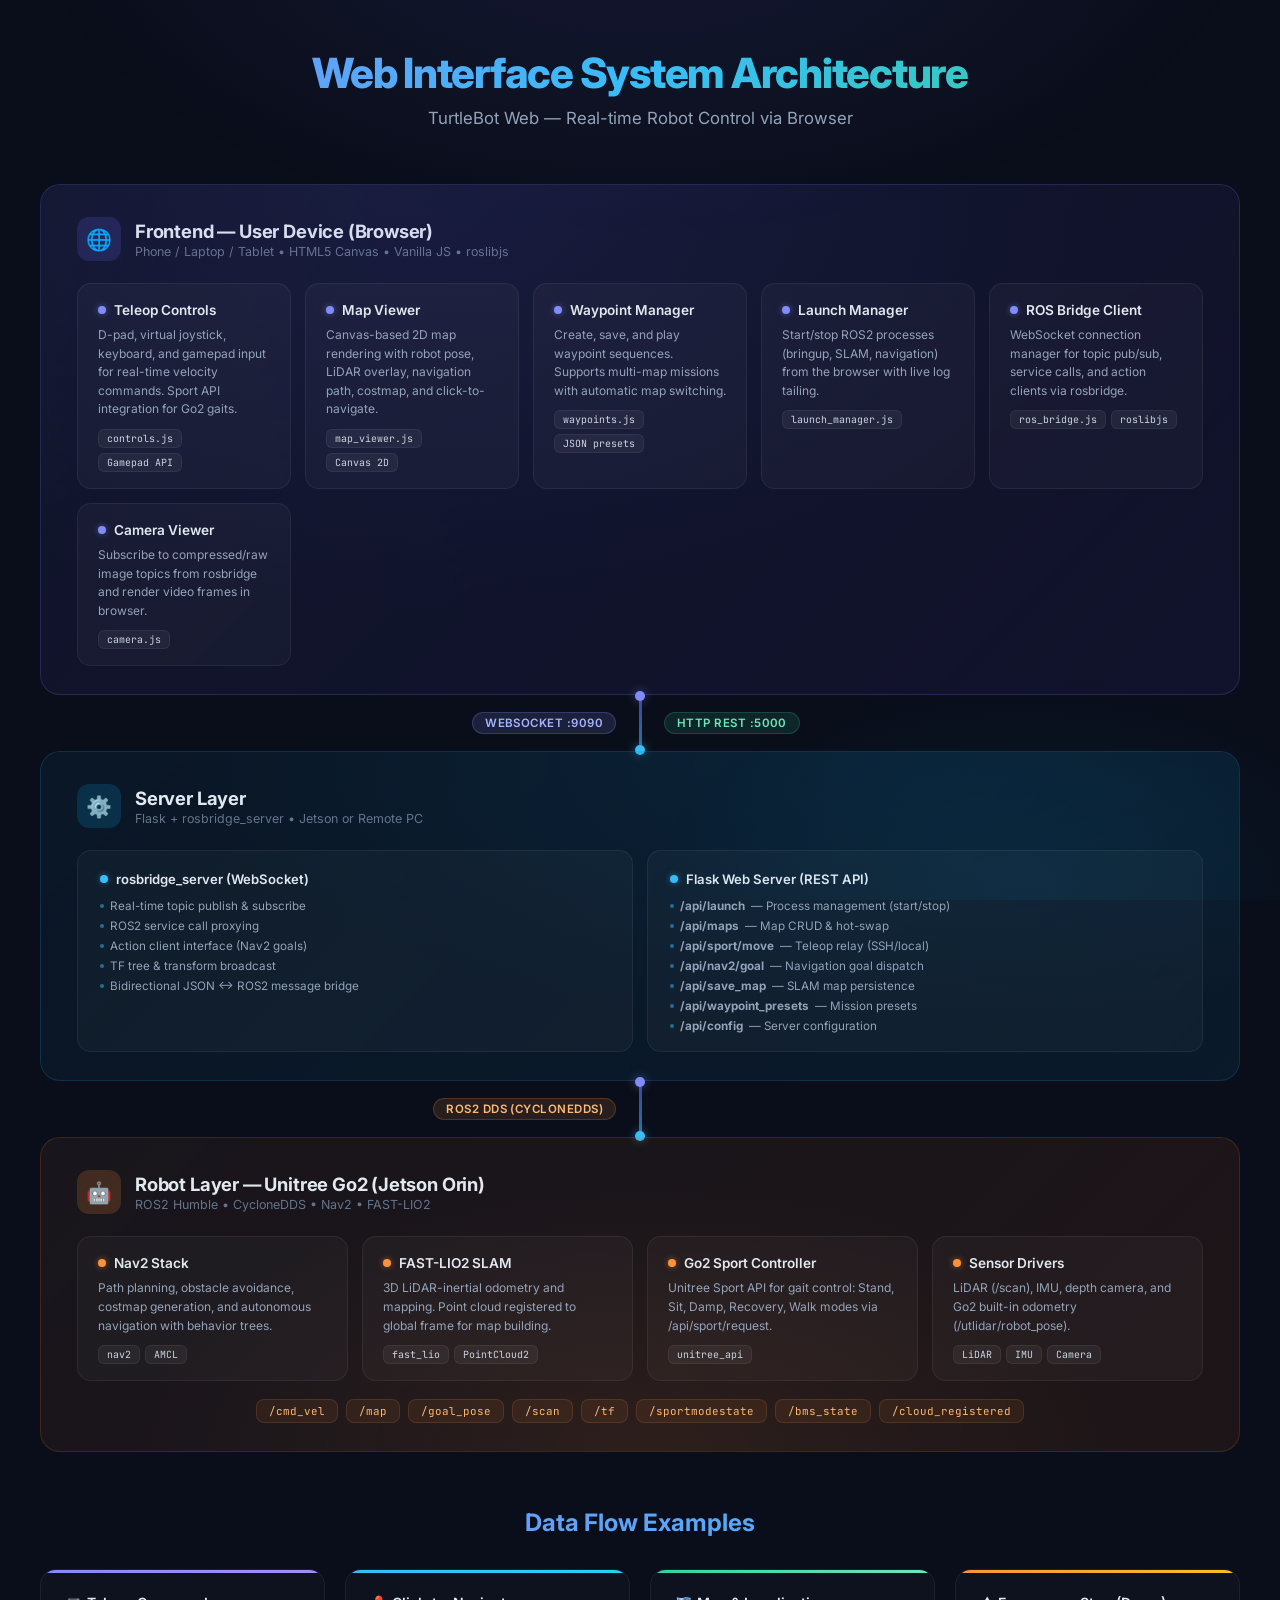
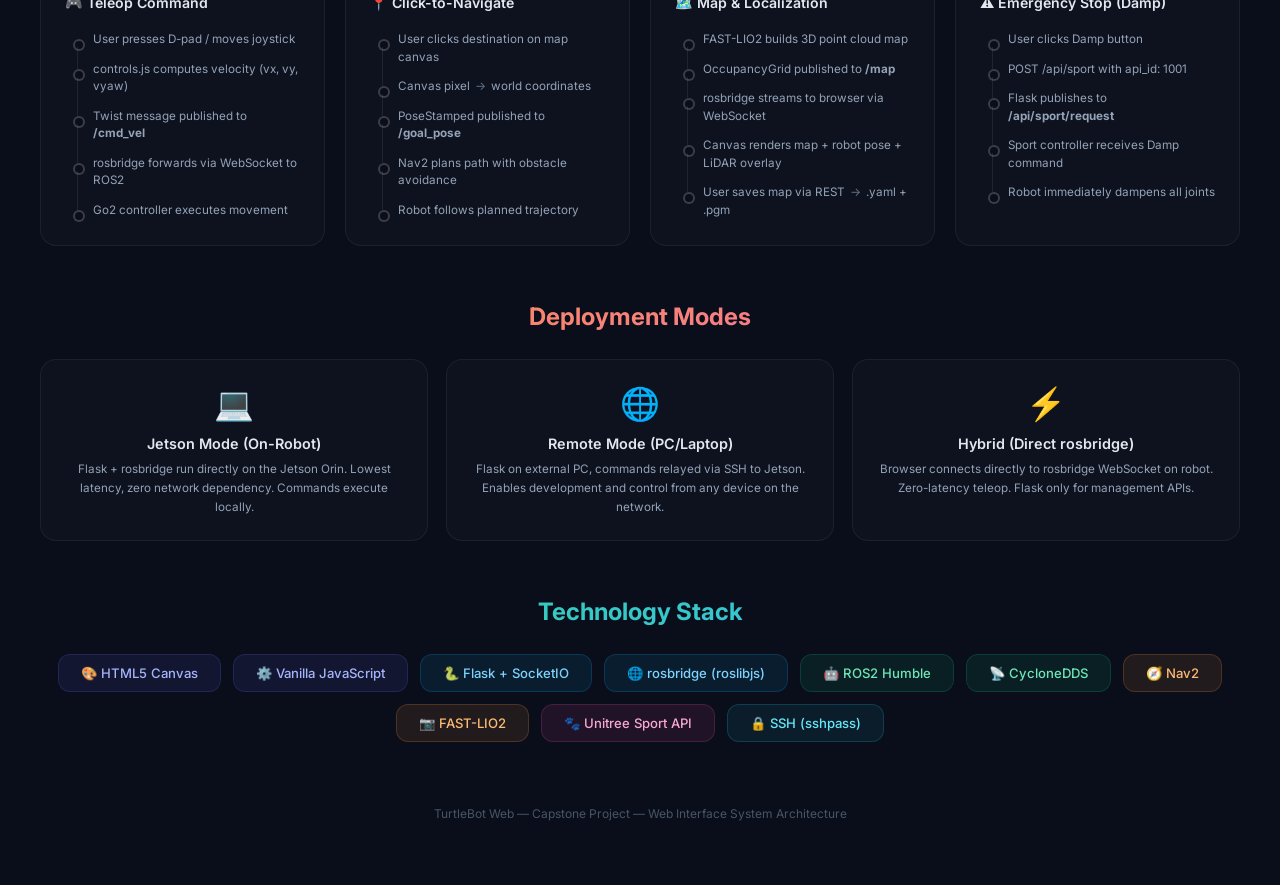
<file: docs/architecture.html>
<!DOCTYPE html>
<html lang="en">
<head>
<meta charset="UTF-8">
<meta name="viewport" content="width=device-width, initial-scale=1.0">
<title>Web Interface System Architecture — TurtleBot Web</title>
<style>
  @import url('https://fonts.googleapis.com/css2?family=Inter:wght@300;400;500;600;700;800&family=JetBrains+Mono:wght@400;500&display=swap');

  * { margin: 0; padding: 0; box-sizing: border-box; }

  body {
    font-family: 'Inter', -apple-system, BlinkMacSystemFont, sans-serif;
    background: #0a0e1a;
    color: #e2e8f0;
    min-height: 100vh;
    overflow-x: hidden;
  }

  /* ── subtle animated grid bg ── */
  body::before {
    content: '';
    position: fixed;
    inset: 0;
    background:
      radial-gradient(ellipse 80% 60% at 50% -10%, rgba(99,102,241,.12) 0%, transparent 60%),
      radial-gradient(ellipse 60% 50% at 80% 100%, rgba(14,165,233,.08) 0%, transparent 50%);
    pointer-events: none;
    z-index: 0;
  }

  .page { position: relative; z-index: 1; padding: 48px 40px 64px; max-width: 1400px; margin: 0 auto; }

  /* ── header ── */
  .header { text-align: center; margin-bottom: 56px; }
  .header h1 {
    font-size: 2.6rem;
    font-weight: 800;
    background: linear-gradient(135deg, #818cf8, #38bdf8, #34d399);
    -webkit-background-clip: text;
    -webkit-text-fill-color: transparent;
    letter-spacing: -0.03em;
    margin-bottom: 10px;
  }
  .header p {
    font-size: 1.05rem;
    color: #94a3b8;
    font-weight: 400;
  }

  /* ── architecture grid ── */
  .arch {
    display: flex;
    flex-direction: column;
    gap: 0;
    position: relative;
  }

  /* connector lines between layers */
  .connector {
    display: flex;
    justify-content: center;
    align-items: center;
    height: 56px;
    position: relative;
  }
  .connector .line {
    width: 3px;
    height: 100%;
    background: linear-gradient(180deg, rgba(99,102,241,.6), rgba(56,189,248,.6));
    border-radius: 2px;
    position: relative;
  }
  .connector .line::before,
  .connector .line::after {
    content: '';
    position: absolute;
    left: 50%;
    transform: translateX(-50%);
    width: 10px;
    height: 10px;
    border-radius: 50%;
  }
  .connector .line::before { top: -4px; background: #818cf8; box-shadow: 0 0 10px rgba(129,140,248,.5); }
  .connector .line::after  { bottom: -4px; background: #38bdf8; box-shadow: 0 0 10px rgba(56,189,248,.5); }

  .connector .label {
    position: absolute;
    right: calc(50% + 24px);
    top: 50%;
    transform: translateY(-50%);
    display: flex;
    gap: 10px;
  }
  .connector .label-right {
    left: calc(50% + 24px);
    right: auto;
  }
  .proto-tag {
    padding: 3px 12px;
    border-radius: 20px;
    font-size: .72rem;
    font-weight: 600;
    letter-spacing: .04em;
    text-transform: uppercase;
    white-space: nowrap;
  }
  .proto-ws  { background: rgba(129,140,248,.15); color: #a5b4fc; border: 1px solid rgba(129,140,248,.25); }
  .proto-http { background: rgba(52,211,153,.12); color: #6ee7b7; border: 1px solid rgba(52,211,153,.2); }
  .proto-ros  { background: rgba(251,146,60,.12); color: #fdba74; border: 1px solid rgba(251,146,60,.2); }

  /* ── layer card ── */
  .layer {
    border-radius: 20px;
    padding: 32px 36px 28px;
    position: relative;
    overflow: hidden;
    border: 1px solid rgba(255,255,255,.06);
  }
  .layer::before {
    content: '';
    position: absolute;
    inset: 0;
    border-radius: 20px;
    pointer-events: none;
  }

  /* layer variants */
  .layer-user {
    background: linear-gradient(135deg, rgba(99,102,241,.08) 0%, rgba(30,27,75,.35) 100%);
    border-color: rgba(129,140,248,.18);
  }
  .layer-user::before { background: radial-gradient(ellipse at 30% 0%, rgba(99,102,241,.1), transparent 60%); }

  .layer-server {
    background: linear-gradient(135deg, rgba(14,165,233,.06) 0%, rgba(12,74,110,.2) 100%);
    border-color: rgba(56,189,248,.15);
  }
  .layer-server::before { background: radial-gradient(ellipse at 70% 0%, rgba(14,165,233,.08), transparent 60%); }

  .layer-robot {
    background: linear-gradient(135deg, rgba(251,146,60,.06) 0%, rgba(120,53,15,.18) 100%);
    border-color: rgba(251,146,60,.15);
  }
  .layer-robot::before { background: radial-gradient(ellipse at 50% 100%, rgba(251,146,60,.08), transparent 60%); }

  /* layer header */
  .layer-head {
    display: flex;
    align-items: center;
    gap: 14px;
    margin-bottom: 22px;
  }
  .layer-icon {
    width: 44px;
    height: 44px;
    border-radius: 12px;
    display: flex;
    align-items: center;
    justify-content: center;
    font-size: 1.3rem;
    flex-shrink: 0;
  }
  .layer-user .layer-icon  { background: rgba(99,102,241,.18); }
  .layer-server .layer-icon { background: rgba(14,165,233,.18); }
  .layer-robot .layer-icon  { background: rgba(251,146,60,.18); }

  .layer-title {
    font-size: 1.15rem;
    font-weight: 700;
    letter-spacing: -0.01em;
  }
  .layer-subtitle {
    font-size: .78rem;
    color: #64748b;
    font-weight: 400;
    margin-top: 2px;
  }

  /* modules grid */
  .modules {
    display: grid;
    grid-template-columns: repeat(auto-fit, minmax(200px, 1fr));
    gap: 14px;
  }
  .module {
    background: rgba(255,255,255,.03);
    border: 1px solid rgba(255,255,255,.06);
    border-radius: 14px;
    padding: 18px 20px 16px;
    transition: transform .2s, border-color .2s, box-shadow .2s;
    position: relative;
  }
  .module:hover {
    transform: translateY(-2px);
    border-color: rgba(255,255,255,.12);
    box-shadow: 0 8px 32px rgba(0,0,0,.25);
  }
  .module-name {
    font-size: .85rem;
    font-weight: 600;
    margin-bottom: 8px;
    display: flex;
    align-items: center;
    gap: 8px;
  }
  .module-name .dot {
    width: 8px;
    height: 8px;
    border-radius: 50%;
    flex-shrink: 0;
  }
  .layer-user .dot  { background: #818cf8; box-shadow: 0 0 6px rgba(129,140,248,.5); }
  .layer-server .dot { background: #38bdf8; box-shadow: 0 0 6px rgba(56,189,248,.5); }
  .layer-robot .dot  { background: #fb923c; box-shadow: 0 0 6px rgba(251,146,60,.5); }

  .module-desc {
    font-size: .75rem;
    color: #94a3b8;
    line-height: 1.55;
  }
  .module-tech {
    margin-top: 10px;
    display: flex;
    flex-wrap: wrap;
    gap: 5px;
  }
  .tech {
    font-family: 'JetBrains Mono', monospace;
    font-size: .62rem;
    padding: 2px 8px;
    border-radius: 6px;
    background: rgba(255,255,255,.05);
    color: #cbd5e1;
    border: 1px solid rgba(255,255,255,.06);
  }

  /* ── server split ── */
  .server-split {
    display: grid;
    grid-template-columns: 1fr 1fr;
    gap: 14px;
  }
  .server-block {
    background: rgba(255,255,255,.03);
    border: 1px solid rgba(255,255,255,.06);
    border-radius: 14px;
    padding: 20px 22px 18px;
  }
  .server-block h4 {
    font-size: .82rem;
    font-weight: 600;
    margin-bottom: 12px;
    display: flex;
    align-items: center;
    gap: 8px;
  }
  .server-block h4 .dot { width: 8px; height: 8px; border-radius: 50%; background: #38bdf8; box-shadow: 0 0 6px rgba(56,189,248,.5); }
  .endpoint-list {
    list-style: none;
    display: flex;
    flex-direction: column;
    gap: 6px;
  }
  .endpoint-list li {
    font-size: .73rem;
    color: #94a3b8;
    display: flex;
    align-items: center;
    gap: 6px;
  }
  .endpoint-list li::before {
    content: '';
    width: 4px;
    height: 4px;
    border-radius: 50%;
    background: rgba(56,189,248,.5);
    flex-shrink: 0;
  }

  /* ── topics bar ── */
  .topics-bar {
    margin-top: 18px;
    display: flex;
    flex-wrap: wrap;
    gap: 8px;
    justify-content: center;
  }
  .topic {
    font-family: 'JetBrains Mono', monospace;
    font-size: .68rem;
    padding: 4px 12px;
    border-radius: 8px;
    background: rgba(251,146,60,.08);
    border: 1px solid rgba(251,146,60,.15);
    color: #fdba74;
  }

  /* ── data flow section ── */
  .flow-section {
    margin-top: 56px;
  }
  .flow-section h2 {
    font-size: 1.5rem;
    font-weight: 700;
    text-align: center;
    margin-bottom: 32px;
    background: linear-gradient(135deg, #818cf8, #38bdf8);
    -webkit-background-clip: text;
    -webkit-text-fill-color: transparent;
  }
  .flows {
    display: grid;
    grid-template-columns: repeat(auto-fit, minmax(280px, 1fr));
    gap: 20px;
  }
  .flow-card {
    background: rgba(255,255,255,.02);
    border: 1px solid rgba(255,255,255,.06);
    border-radius: 16px;
    padding: 24px 24px 20px;
    position: relative;
    overflow: hidden;
  }
  .flow-card::before {
    content: '';
    position: absolute;
    top: 0; left: 0; right: 0;
    height: 3px;
    border-radius: 16px 16px 0 0;
  }
  .flow-card:nth-child(1)::before { background: linear-gradient(90deg, #818cf8, #a78bfa); }
  .flow-card:nth-child(2)::before { background: linear-gradient(90deg, #38bdf8, #22d3ee); }
  .flow-card:nth-child(3)::before { background: linear-gradient(90deg, #34d399, #6ee7b7); }
  .flow-card:nth-child(4)::before { background: linear-gradient(90deg, #fb923c, #fbbf24); }

  .flow-card h4 {
    font-size: .88rem;
    font-weight: 600;
    margin-bottom: 14px;
  }
  .flow-steps {
    list-style: none;
    display: flex;
    flex-direction: column;
    gap: 0;
    position: relative;
  }
  .flow-steps li {
    font-size: .73rem;
    color: #94a3b8;
    padding: 6px 0 6px 28px;
    position: relative;
    line-height: 1.5;
  }
  .flow-steps li::before {
    content: '';
    position: absolute;
    left: 8px;
    top: 14px;
    width: 8px;
    height: 8px;
    border-radius: 50%;
    border: 2px solid rgba(255,255,255,.2);
    background: #0a0e1a;
  }
  .flow-steps li::after {
    content: '';
    position: absolute;
    left: 11.5px;
    top: 22px;
    width: 1px;
    height: calc(100% - 8px);
    background: rgba(255,255,255,.08);
  }
  .flow-steps li:last-child::after { display: none; }

  .flow-steps li .arrow {
    color: #64748b;
    margin: 0 2px;
  }

  /* ── tech stack banner ── */
  .tech-stack {
    margin-top: 56px;
    text-align: center;
  }
  .tech-stack h2 {
    font-size: 1.5rem;
    font-weight: 700;
    margin-bottom: 28px;
    background: linear-gradient(135deg, #34d399, #38bdf8);
    -webkit-background-clip: text;
    -webkit-text-fill-color: transparent;
  }
  .tech-pills {
    display: flex;
    flex-wrap: wrap;
    justify-content: center;
    gap: 12px;
  }
  .pill {
    padding: 10px 22px;
    border-radius: 12px;
    font-size: .82rem;
    font-weight: 500;
    border: 1px solid;
    display: flex;
    align-items: center;
    gap: 8px;
  }
  .pill-purple { background: rgba(99,102,241,.1); border-color: rgba(99,102,241,.2); color: #a5b4fc; }
  .pill-blue   { background: rgba(14,165,233,.1); border-color: rgba(14,165,233,.2); color: #7dd3fc; }
  .pill-green  { background: rgba(16,185,129,.1); border-color: rgba(16,185,129,.2); color: #6ee7b7; }
  .pill-orange { background: rgba(251,146,60,.1); border-color: rgba(251,146,60,.2); color: #fdba74; }
  .pill-pink   { background: rgba(236,72,153,.1); border-color: rgba(236,72,153,.2); color: #f9a8d4; }
  .pill-cyan   { background: rgba(34,211,238,.08); border-color: rgba(34,211,238,.18); color: #67e8f9; }

  /* ── deployment modes ── */
  .deploy-section {
    margin-top: 56px;
  }
  .deploy-section h2 {
    font-size: 1.5rem;
    font-weight: 700;
    text-align: center;
    margin-bottom: 28px;
    background: linear-gradient(135deg, #fb923c, #f472b6);
    -webkit-background-clip: text;
    -webkit-text-fill-color: transparent;
  }
  .deploy-modes {
    display: grid;
    grid-template-columns: repeat(3, 1fr);
    gap: 18px;
  }
  .deploy-card {
    background: rgba(255,255,255,.02);
    border: 1px solid rgba(255,255,255,.06);
    border-radius: 16px;
    padding: 24px;
    text-align: center;
  }
  .deploy-card .deploy-icon {
    font-size: 2rem;
    margin-bottom: 12px;
    display: block;
  }
  .deploy-card h4 {
    font-size: .9rem;
    font-weight: 600;
    margin-bottom: 8px;
  }
  .deploy-card p {
    font-size: .73rem;
    color: #94a3b8;
    line-height: 1.6;
  }

  /* ── footer ── */
  .footer {
    margin-top: 64px;
    text-align: center;
    color: #475569;
    font-size: .75rem;
  }
</style>
</head>
<body>
<div class="page">

  <!-- Header -->
  <div class="header">
    <h1>Web Interface System Architecture</h1>
    <p>TurtleBot Web &mdash; Real-time Robot Control via Browser</p>
  </div>

  <!-- ===================== ARCHITECTURE LAYERS ===================== -->
  <div class="arch">

    <!-- ── LAYER 1: User / Frontend ── -->
    <div class="layer layer-user">
      <div class="layer-head">
        <div class="layer-icon">&#x1F310;</div>
        <div>
          <div class="layer-title">Frontend &mdash; User Device (Browser)</div>
          <div class="layer-subtitle">Phone / Laptop / Tablet &bull; HTML5 Canvas &bull; Vanilla JS &bull; roslibjs</div>
        </div>
      </div>
      <div class="modules">
        <div class="module">
          <div class="module-name"><span class="dot"></span>Teleop Controls</div>
          <div class="module-desc">D-pad, virtual joystick, keyboard, and gamepad input for real-time velocity commands. Sport API integration for Go2 gaits.</div>
          <div class="module-tech"><span class="tech">controls.js</span><span class="tech">Gamepad API</span></div>
        </div>
        <div class="module">
          <div class="module-name"><span class="dot"></span>Map Viewer</div>
          <div class="module-desc">Canvas-based 2D map rendering with robot pose, LiDAR overlay, navigation path, costmap, and click-to-navigate.</div>
          <div class="module-tech"><span class="tech">map_viewer.js</span><span class="tech">Canvas 2D</span></div>
        </div>
        <div class="module">
          <div class="module-name"><span class="dot"></span>Waypoint Manager</div>
          <div class="module-desc">Create, save, and play waypoint sequences. Supports multi-map missions with automatic map switching.</div>
          <div class="module-tech"><span class="tech">waypoints.js</span><span class="tech">JSON presets</span></div>
        </div>
        <div class="module">
          <div class="module-name"><span class="dot"></span>Launch Manager</div>
          <div class="module-desc">Start/stop ROS2 processes (bringup, SLAM, navigation) from the browser with live log tailing.</div>
          <div class="module-tech"><span class="tech">launch_manager.js</span></div>
        </div>
        <div class="module">
          <div class="module-name"><span class="dot"></span>ROS Bridge Client</div>
          <div class="module-desc">WebSocket connection manager for topic pub/sub, service calls, and action clients via rosbridge.</div>
          <div class="module-tech"><span class="tech">ros_bridge.js</span><span class="tech">roslibjs</span></div>
        </div>
        <div class="module">
          <div class="module-name"><span class="dot"></span>Camera Viewer</div>
          <div class="module-desc">Subscribe to compressed/raw image topics from rosbridge and render video frames in browser.</div>
          <div class="module-tech"><span class="tech">camera.js</span></div>
        </div>
      </div>
    </div>

    <!-- ── Connector ── -->
    <div class="connector">
      <div class="line"></div>
      <div class="label">
        <span class="proto-tag proto-ws">WebSocket :9090</span>
      </div>
      <div class="label label-right">
        <span class="proto-tag proto-http">HTTP REST :5000</span>
      </div>
    </div>

    <!-- ── LAYER 2: Server ── -->
    <div class="layer layer-server">
      <div class="layer-head">
        <div class="layer-icon">&#x2699;&#xFE0F;</div>
        <div>
          <div class="layer-title">Server Layer</div>
          <div class="layer-subtitle">Flask + rosbridge_server &bull; Jetson or Remote PC</div>
        </div>
      </div>
      <div class="server-split">
        <div class="server-block">
          <h4><span class="dot"></span>rosbridge_server (WebSocket)</h4>
          <ul class="endpoint-list">
            <li>Real-time topic publish &amp; subscribe</li>
            <li>ROS2 service call proxying</li>
            <li>Action client interface (Nav2 goals)</li>
            <li>TF tree &amp; transform broadcast</li>
            <li>Bidirectional JSON &#x2194; ROS2 message bridge</li>
          </ul>
        </div>
        <div class="server-block">
          <h4><span class="dot"></span>Flask Web Server (REST API)</h4>
          <ul class="endpoint-list">
            <li><strong>/api/launch</strong> &mdash; Process management (start/stop)</li>
            <li><strong>/api/maps</strong> &mdash; Map CRUD &amp; hot-swap</li>
            <li><strong>/api/sport/move</strong> &mdash; Teleop relay (SSH/local)</li>
            <li><strong>/api/nav2/goal</strong> &mdash; Navigation goal dispatch</li>
            <li><strong>/api/save_map</strong> &mdash; SLAM map persistence</li>
            <li><strong>/api/waypoint_presets</strong> &mdash; Mission presets</li>
            <li><strong>/api/config</strong> &mdash; Server configuration</li>
          </ul>
        </div>
      </div>
    </div>

    <!-- ── Connector ── -->
    <div class="connector">
      <div class="line"></div>
      <div class="label">
        <span class="proto-tag proto-ros">ROS2 DDS (CycloneDDS)</span>
      </div>
    </div>

    <!-- ── LAYER 3: Robot ── -->
    <div class="layer layer-robot">
      <div class="layer-head">
        <div class="layer-icon">&#x1F916;</div>
        <div>
          <div class="layer-title">Robot Layer &mdash; Unitree Go2 (Jetson Orin)</div>
          <div class="layer-subtitle">ROS2 Humble &bull; CycloneDDS &bull; Nav2 &bull; FAST-LIO2</div>
        </div>
      </div>
      <div class="modules">
        <div class="module">
          <div class="module-name"><span class="dot"></span>Nav2 Stack</div>
          <div class="module-desc">Path planning, obstacle avoidance, costmap generation, and autonomous navigation with behavior trees.</div>
          <div class="module-tech"><span class="tech">nav2</span><span class="tech">AMCL</span></div>
        </div>
        <div class="module">
          <div class="module-name"><span class="dot"></span>FAST-LIO2 SLAM</div>
          <div class="module-desc">3D LiDAR-inertial odometry and mapping. Point cloud registered to global frame for map building.</div>
          <div class="module-tech"><span class="tech">fast_lio</span><span class="tech">PointCloud2</span></div>
        </div>
        <div class="module">
          <div class="module-name"><span class="dot"></span>Go2 Sport Controller</div>
          <div class="module-desc">Unitree Sport API for gait control: Stand, Sit, Damp, Recovery, Walk modes via /api/sport/request.</div>
          <div class="module-tech"><span class="tech">unitree_api</span></div>
        </div>
        <div class="module">
          <div class="module-name"><span class="dot"></span>Sensor Drivers</div>
          <div class="module-desc">LiDAR (/scan), IMU, depth camera, and Go2 built-in odometry (/utlidar/robot_pose).</div>
          <div class="module-tech"><span class="tech">LiDAR</span><span class="tech">IMU</span><span class="tech">Camera</span></div>
        </div>
      </div>
      <div class="topics-bar">
        <span class="topic">/cmd_vel</span>
        <span class="topic">/map</span>
        <span class="topic">/goal_pose</span>
        <span class="topic">/scan</span>
        <span class="topic">/tf</span>
        <span class="topic">/sportmodestate</span>
        <span class="topic">/bms_state</span>
        <span class="topic">/cloud_registered</span>
      </div>
    </div>

  </div><!-- /arch -->

  <!-- ===================== DATA FLOWS ===================== -->
  <div class="flow-section">
    <h2>Data Flow Examples</h2>
    <div class="flows">

      <div class="flow-card">
        <h4>&#x1F3AE; Teleop Command</h4>
        <ul class="flow-steps">
          <li>User presses D-pad / moves joystick</li>
          <li>controls.js computes velocity (vx, vy, vyaw)</li>
          <li>Twist message published to <strong>/cmd_vel</strong></li>
          <li>rosbridge forwards via WebSocket to ROS2</li>
          <li>Go2 controller executes movement</li>
        </ul>
      </div>

      <div class="flow-card">
        <h4>&#x1F4CD; Click-to-Navigate</h4>
        <ul class="flow-steps">
          <li>User clicks destination on map canvas</li>
          <li>Canvas pixel <span class="arrow">&rarr;</span> world coordinates</li>
          <li>PoseStamped published to <strong>/goal_pose</strong></li>
          <li>Nav2 plans path with obstacle avoidance</li>
          <li>Robot follows planned trajectory</li>
        </ul>
      </div>

      <div class="flow-card">
        <h4>&#x1F5FA;&#xFE0F; Map &amp; Localization</h4>
        <ul class="flow-steps">
          <li>FAST-LIO2 builds 3D point cloud map</li>
          <li>OccupancyGrid published to <strong>/map</strong></li>
          <li>rosbridge streams to browser via WebSocket</li>
          <li>Canvas renders map + robot pose + LiDAR overlay</li>
          <li>User saves map via REST <span class="arrow">&rarr;</span> .yaml + .pgm</li>
        </ul>
      </div>

      <div class="flow-card">
        <h4>&#x26A0;&#xFE0F; Emergency Stop (Damp)</h4>
        <ul class="flow-steps">
          <li>User clicks Damp button</li>
          <li>POST /api/sport with api_id: 1001</li>
          <li>Flask publishes to <strong>/api/sport/request</strong></li>
          <li>Sport controller receives Damp command</li>
          <li>Robot immediately dampens all joints</li>
        </ul>
      </div>

    </div>
  </div>

  <!-- ===================== DEPLOYMENT MODES ===================== -->
  <div class="deploy-section">
    <h2>Deployment Modes</h2>
    <div class="deploy-modes">
      <div class="deploy-card">
        <span class="deploy-icon">&#x1F4BB;</span>
        <h4>Jetson Mode (On-Robot)</h4>
        <p>Flask + rosbridge run directly on the Jetson Orin. Lowest latency, zero network dependency. Commands execute locally.</p>
      </div>
      <div class="deploy-card">
        <span class="deploy-icon">&#x1F310;</span>
        <h4>Remote Mode (PC/Laptop)</h4>
        <p>Flask on external PC, commands relayed via SSH to Jetson. Enables development and control from any device on the network.</p>
      </div>
      <div class="deploy-card">
        <span class="deploy-icon">&#x26A1;</span>
        <h4>Hybrid (Direct rosbridge)</h4>
        <p>Browser connects directly to rosbridge WebSocket on robot. Zero-latency teleop. Flask only for management APIs.</p>
      </div>
    </div>
  </div>

  <!-- ===================== TECH STACK ===================== -->
  <div class="tech-stack">
    <h2>Technology Stack</h2>
    <div class="tech-pills">
      <div class="pill pill-purple">&#x1F3A8; HTML5 Canvas</div>
      <div class="pill pill-purple">&#x2699;&#xFE0F; Vanilla JavaScript</div>
      <div class="pill pill-blue">&#x1F40D; Flask + SocketIO</div>
      <div class="pill pill-blue">&#x1F310; rosbridge (roslibjs)</div>
      <div class="pill pill-green">&#x1F916; ROS2 Humble</div>
      <div class="pill pill-green">&#x1F4E1; CycloneDDS</div>
      <div class="pill pill-orange">&#x1F9ED; Nav2</div>
      <div class="pill pill-orange">&#x1F4F7; FAST-LIO2</div>
      <div class="pill pill-pink">&#x1F43E; Unitree Sport API</div>
      <div class="pill pill-cyan">&#x1F512; SSH (sshpass)</div>
    </div>
  </div>

  <div class="footer">
    TurtleBot Web &mdash; Capstone Project &mdash; Web Interface System Architecture
  </div>

</div>
</body>
</html>
</file>
